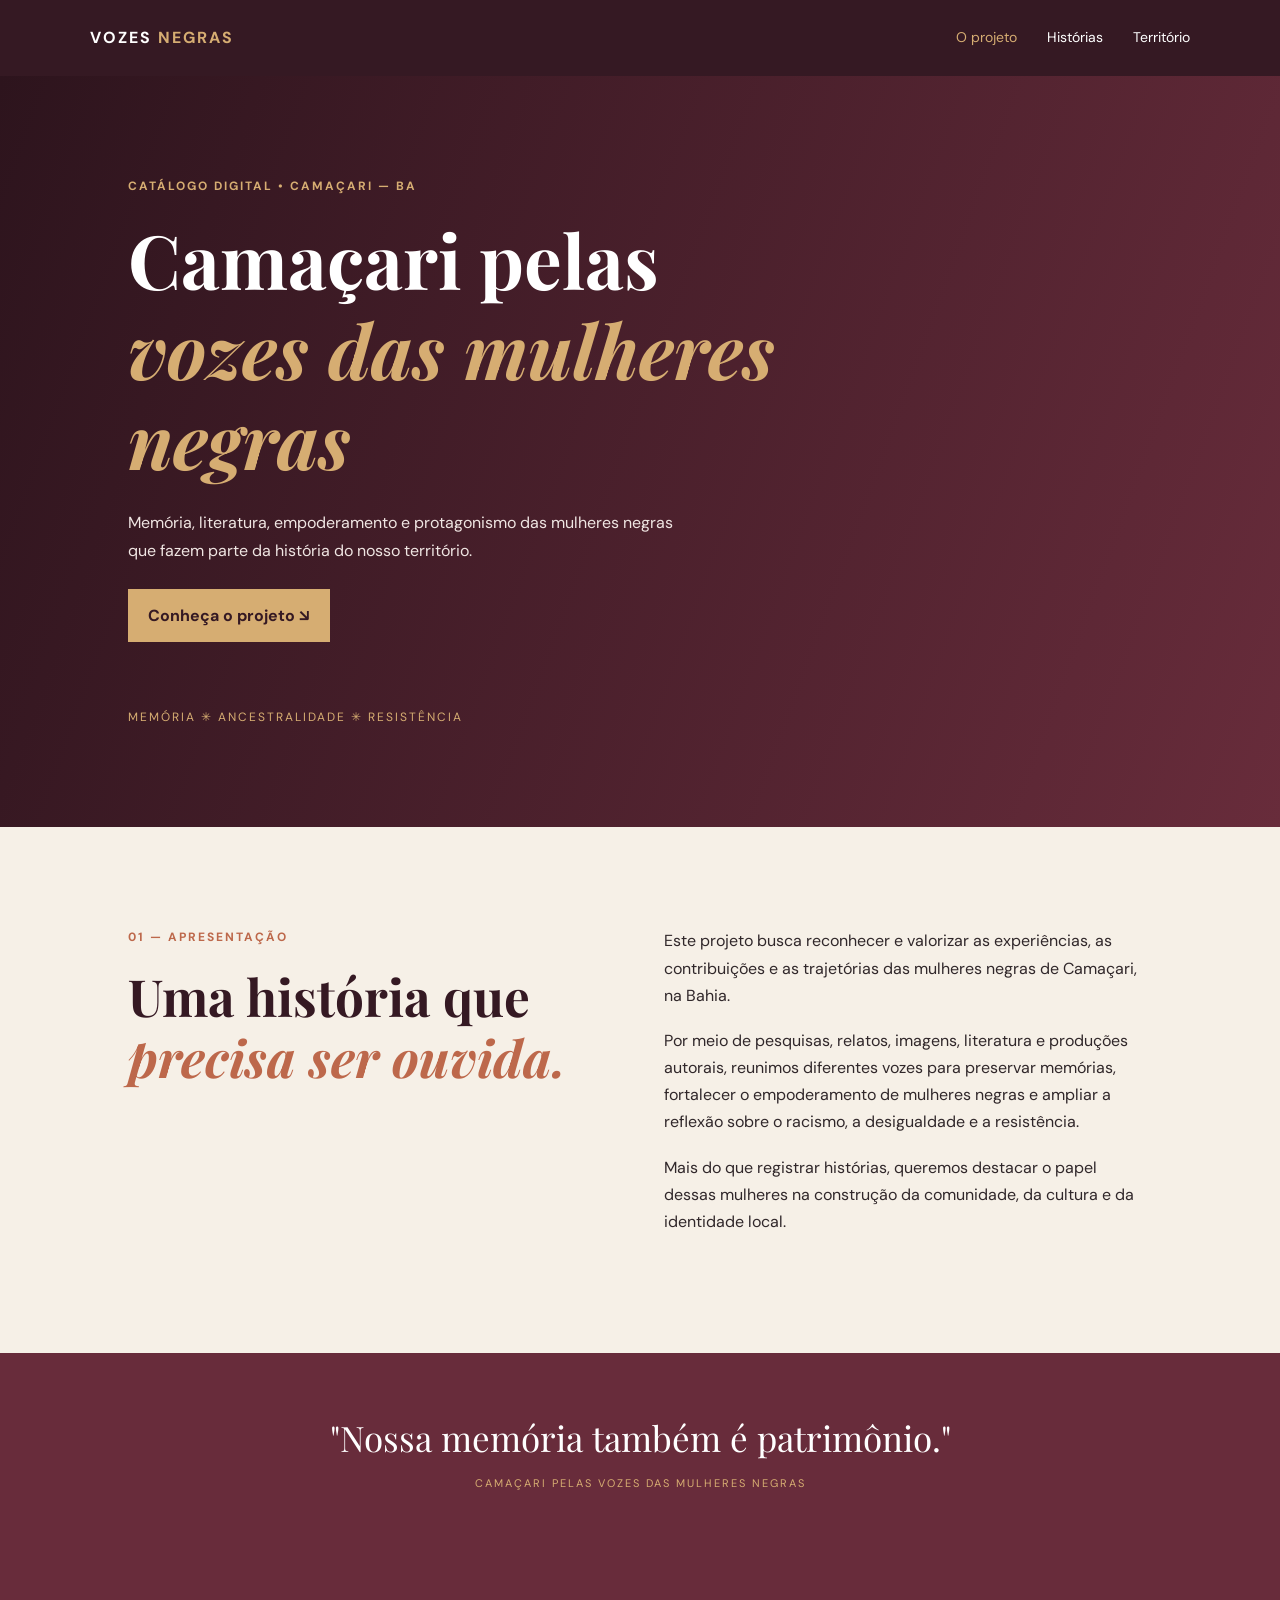
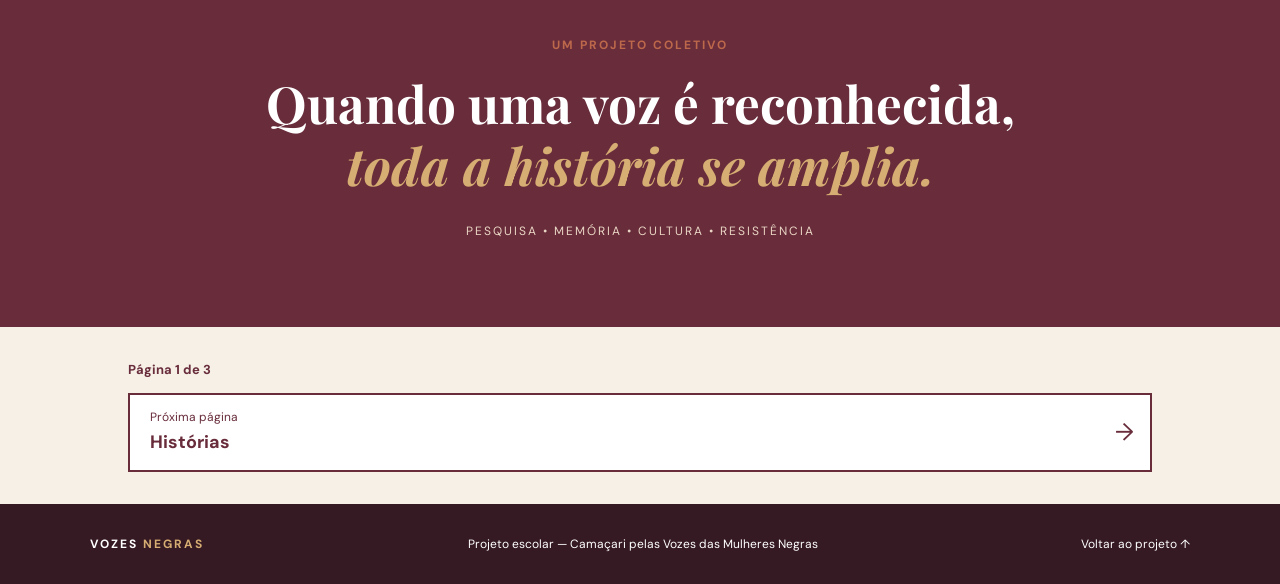
<file: index.html>
<!DOCTYPE html>
<html lang="pt-BR">
<head>
    <meta charset="UTF-8">
    <meta name="viewport" content="width=device-width, initial-scale=1.0">

    <title>Camaçari pelas Vozes das Mulheres Negras</title>

    <link rel="stylesheet" href="style.css">

    <link href="https://fonts.googleapis.com/css2?family=DM+Sans:wght@400;600;700&family=Playfair+Display:wght@600;700&display=swap" rel="stylesheet">

    <script src="script.js" defer></script>
</head>

<body>

<header class="topo">
    <a class="marca" href="index.html#inicio">
        VOZES <span>NEGRAS</span>
    </a>

    <button class="menu-btn" id="menuBtn" aria-controls="menu" aria-expanded="false" aria-label="Abrir menu">☰</button>

    <nav id="menu">
        <a href="index.html" aria-current="page">O projeto</a>
        <a href="historias.html">Histórias</a>
        <a href="territorio.html">Território</a>
    </nav>
</header>

<main>

    <!-- APRESENTAÇÃO -->

    <section class="hero" id="inicio">

        <div class="hero-conteudo">

            <p class="etiqueta">
                CATÁLOGO DIGITAL • CAMAÇARI — BA
            </p>

            <h1>
                Camaçari pelas<br>
                <em>vozes das mulheres negras</em>
            </h1>

            <p class="hero-texto">
                Memória, literatura, empoderamento e protagonismo
                das mulheres negras que fazem parte da história
                do nosso território.
            </p>

            <a class="botao" href="#sobre">
                Conheça o projeto ↘
            </a>

        </div>

        <div class="hero-selo">
            MEMÓRIA ✳ ANCESTRALIDADE ✳ RESISTÊNCIA
        </div>

    </section>


    <!-- SOBRE O PROJETO -->

    <section class="secao sobre" id="sobre">

        <div>
            <p class="etiqueta">01 — APRESENTAÇÃO</p>

            <h2>
                Uma história que<br>
                <em>precisa ser ouvida.</em>
            </h2>
        </div>

        <div class="texto-sobre">

            <p>
                Este projeto busca reconhecer e valorizar
                as experiências, as contribuições e as
                trajetórias das mulheres negras de Camaçari,
                na Bahia.
            </p>

            <p>
                Por meio de pesquisas, relatos, imagens,
                literatura e produções autorais, reunimos
                diferentes vozes para preservar memórias,
                fortalecer o empoderamento de mulheres negras
                e ampliar a reflexão sobre o racismo, a
                desigualdade e a resistência.
            </p>

            <p>
                Mais do que registrar histórias, queremos
                destacar o papel dessas mulheres na
                construção da comunidade, da cultura
                e da identidade local.
            </p>

        </div>

    </section>


    <!-- FRASE DE DESTAQUE -->

    <section class="faixa">

        <p>
            "Nossa memória também é patrimônio."
        </p>

        <span>
            CAMAÇARI PELAS VOZES DAS MULHERES NEGRAS
        </span>

    </section>


    <!-- ENCERRAMENTO -->

    <section class="chamada">

        <p class="etiqueta">UM PROJETO COLETIVO</p>

        <h2>
            Quando uma voz é reconhecida,<br>
            <em>toda a história se amplia.</em>
        </h2>

        <p>
            PESQUISA • MEMÓRIA • CULTURA • RESISTÊNCIA
        </p>

    </section>

    <nav class="navegacao-paginas" aria-label="Navegação entre páginas">
        <p class="progresso-paginas">Página 1 de 3</p>
        <a class="botao-pagina proxima" href="historias.html" aria-label="Próxima página: Histórias">
            <span>Próxima página</span>
            <strong>Histórias</strong>
            <span class="seta-pagina" aria-hidden="true">→</span>
        </a>
    </nav>

</main>


<footer>

    <a class="marca" href="index.html#inicio">
        VOZES <span>NEGRAS</span>
    </a>

    <p>
        Projeto escolar — Camaçari pelas Vozes das Mulheres Negras
    </p>

    <a href="index.html#inicio" class="voltar">
        Voltar ao projeto ↑
    </a>

</footer>

</body>
</html>
</file>
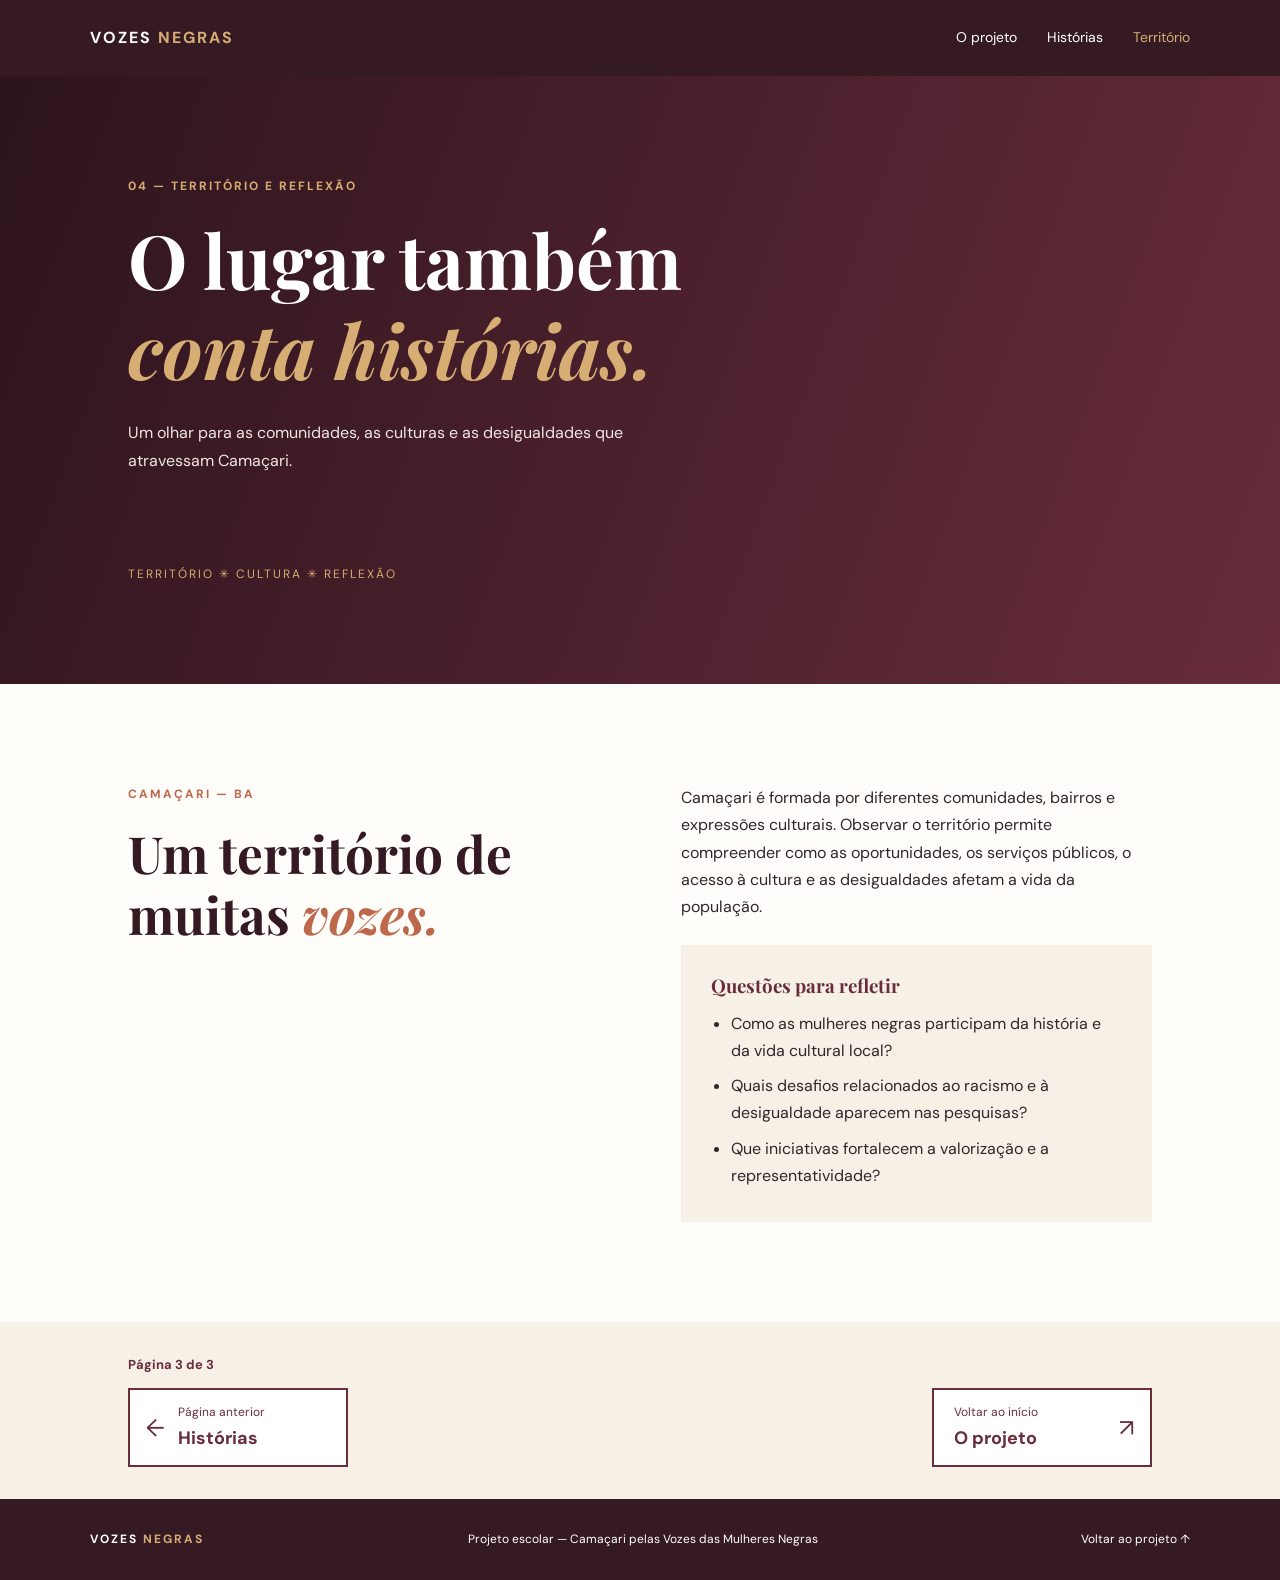
<file: territorio.html>
<!DOCTYPE html>
<html lang="pt-BR">
<head>
    <meta charset="UTF-8">
    <meta name="viewport" content="width=device-width, initial-scale=1.0">
    <title>Território | Camaçari pelas Vozes das Mulheres Negras</title>
    <link rel="stylesheet" href="style.css">
    <link href="https://fonts.googleapis.com/css2?family=DM+Sans:wght@400;600;700&family=Playfair+Display:wght@600;700&display=swap" rel="stylesheet">
    <script src="script.js" defer></script>
</head>
<body>
<header class="topo">
    <a class="marca" href="index.html#inicio">VOZES <span>NEGRAS</span></a>
    <button class="menu-btn" id="menuBtn" aria-controls="menu" aria-expanded="false" aria-label="Abrir menu">☰</button>
    <nav id="menu">
        <a href="index.html">O projeto</a>
        <a href="historias.html">Histórias</a>
        <a href="territorio.html" aria-current="page">Território</a>
    </nav>
</header>

<main>
    <section class="hero pagina-hero" id="inicio">
        <div class="hero-conteudo">
            <p class="etiqueta">04 — TERRITÓRIO E REFLEXÃO</p>
            <h1>O lugar também<br><em>conta histórias.</em></h1>
            <p class="hero-texto">Um olhar para as comunidades, as culturas e as desigualdades que atravessam Camaçari.</p>
        </div>
        <div class="hero-selo">TERRITÓRIO ✳ CULTURA ✳ REFLEXÃO</div>
    </section>

    <section class="secao territorio">
        <div>
            <p class="etiqueta">CAMAÇARI — BA</p>
            <h2>Um território de muitas <em>vozes.</em></h2>
        </div>
        <div>
            <p>Camaçari é formada por diferentes comunidades, bairros e expressões culturais. Observar o território permite compreender como as oportunidades, os serviços públicos, o acesso à cultura e as desigualdades afetam a vida da população.</p>
            <div class="perguntas">
                <h3>Questões para refletir</h3>
                <ul>
                    <li>Como as mulheres negras participam da história e da vida cultural local?</li>
                    <li>Quais desafios relacionados ao racismo e à desigualdade aparecem nas pesquisas?</li>
                    <li>Que iniciativas fortalecem a valorização e a representatividade?</li>
                </ul>
            </div>
        </div>
    </section>

    <nav class="navegacao-paginas" aria-label="Navegação entre páginas">
        <p class="progresso-paginas">Página 3 de 3</p>
        <div class="links-paginas">
            <a class="botao-pagina anterior" href="historias.html" aria-label="Página anterior: Histórias">
                <span class="seta-pagina" aria-hidden="true">←</span>
                <span>Página anterior</span>
                <strong>Histórias</strong>
            </a>
            <a class="botao-pagina proxima" href="index.html" aria-label="Voltar ao início: O projeto">
                <span>Voltar ao início</span>
                <strong>O projeto</strong>
                <span class="seta-pagina" aria-hidden="true">↗</span>
            </a>
        </div>
    </nav>
</main>

<footer>
    <a class="marca" href="index.html#inicio">VOZES <span>NEGRAS</span></a>
    <p>Projeto escolar — Camaçari pelas Vozes das Mulheres Negras</p>
    <a href="index.html#inicio" class="voltar">Voltar ao projeto ↑</a>
</footer>
</body>
</html>
</file>
<file: style.css>
/* CONFIGURAÇÕES GERAIS */

* {
    margin: 0;
    padding: 0;
    box-sizing: border-box;
}

html {
    scroll-behavior: smooth;
}

:root {
    --vinho: #682c3b;
    --escuro: #351923;
    --terracota: #bd684b;
    --creme: #f6f0e7;
    --dourado: #d6ad72;
    --texto: #30272a;
}

body {
    background: #fffdf9;
    color: var(--texto);
    font-family: "DM Sans", sans-serif;
    line-height: 1.7;
}


/* MENU */

.topo {
    height: 76px;
    padding: 0 7%;
    display: flex;
    align-items: center;
    justify-content: space-between;
    background: var(--escuro);
    position: sticky;
    top: 0;
    z-index: 10;
}

.marca {
    color: white;
    text-decoration: none;
    font-weight: bold;
    letter-spacing: 2px;
}

.marca span {
    color: var(--dourado);
}

#menu {
    display: flex;
    gap: 30px;
}

#menu a {
    color: white;
    text-decoration: none;
    font-size: 14px;
}

#menu a:hover {
    color: var(--dourado);
}

#menu a[aria-current="page"] {
    color: var(--dourado);
}

.menu-btn {
    display: none;
}


/* CAPA */

.hero {
    min-height: 590px;
    padding: 100px 10%;
    display: flex;
    flex-direction: column;
    justify-content: center;
    background: linear-gradient(
        110deg,
        #2d141d,
        #682c3b
    );
    color: white;
}

.hero-conteudo {
    max-width: 760px;
}

.etiqueta {
    color: var(--terracota);
    font-size: 12px;
    font-weight: bold;
    letter-spacing: 2px;
    margin-bottom: 18px;
}

.hero .etiqueta {
    color: var(--dourado);
}

h1, h2 {
    font-family: "Playfair Display", serif;
    line-height: 1.2;
}

h1 {
    font-size: clamp(40px, 6vw, 75px);
}

h1 em, h2 em {
    color: var(--terracota);
}

.hero h1 em {
    color: var(--dourado);
}

.hero-texto {
    max-width: 570px;
    margin: 25px 0;
    color: #f0e6e3;
}

.botao {
    display: inline-block;
    padding: 13px 20px;
    background: var(--dourado);
    color: var(--escuro);
    text-decoration: none;
    font-weight: bold;
}

.botao:hover {
    background: white;
}

.hero-selo {
    margin-top: 65px;
    color: var(--dourado);
    font-size: 12px;
    letter-spacing: 2px;
}


/* SEÇÕES */

.secao {
    padding: 100px 10%;
}

h2 {
    font-size: clamp(35px, 4vw, 55px);
    color: var(--escuro);
}


/* SOBRE */

.sobre {
    display: grid;
    grid-template-columns: 1fr 1.1fr;
    gap: 9%;
    background: var(--creme);
}

.texto-sobre p {
    margin-bottom: 18px;
}


/* FRASE */

.faixa {
    background: var(--vinho);
    color: white;
    text-align: center;
    padding: 55px 20px;
}

.faixa p {
    font-family: "Playfair Display", serif;
    font-size: 35px;
}

.faixa span {
    color: var(--dourado);
    font-size: 11px;
    letter-spacing: 2px;
}


/* CARDS */

.cards {
    display: grid;
    grid-template-columns: repeat(3, 1fr);
    gap: 20px;
    margin-top: 40px;
}

/* BIOGRAFIAS E OBRAS */

.biografias > h2,
.mulheres-camacari > h2 {
    margin-bottom: 18px;
}

.introducao-biografias {
    max-width: 700px;
    color: #6f6264;
}

.carrossel-obras {
    display: flex;
    align-items: center;
    gap: 14px;
    margin: 35px 0 70px;
}

.obras-faixa {
    display: flex;
    min-width: 0;
    flex: 1;
    gap: 0;
    overflow-x: auto;
    padding: 8px 0 18px;
    scroll-behavior: smooth;
    scroll-snap-type: x mandatory;
    scrollbar-width: none;
}

.obras-faixa::-webkit-scrollbar {
    display: none;
}

.obra-imagem {
    display: flex;
    flex: 0 0 100%;
    height: 280px;
    align-items: center;
    justify-content: center;
    overflow: hidden;
    background: transparent;
    scroll-snap-align: center;
}

.obra-imagem img {
    width: auto;
    max-width: 90%;
    height: 100%;
    object-fit: contain;
    box-shadow: 0 8px 22px #35192320;
}

.obra-imagem:focus-visible,
.controle-obras:focus-visible {
    outline: 3px solid var(--terracota);
    outline-offset: 3px;
}

.controle-obras {
    display: grid;
    width: 44px;
    height: 44px;
    flex: 0 0 44px;
    place-items: center;
    border: 0;
    border-radius: 50%;
    background: var(--vinho);
    color: white;
    cursor: pointer;
    font-size: 24px;
}

.controle-obras:disabled {
    cursor: default;
    opacity: 0.4;
}

.contador-obras {
    margin-top: -58px;
    margin-bottom: 65px;
    color: var(--vinho);
    font-size: 13px;
    font-weight: bold;
    text-align: center;
}

.lista-biografias {
    display: grid;
    gap: 32px;
    margin-top: 40px;
}

.biografia {
    display: grid;
    grid-template-columns: minmax(190px, 0.7fr) 1.6fr;
    align-items: center;
    gap: 36px;
    padding: 28px;
    border: 1px solid #e9ded6;
    background: white;
}

.foto-biografia img {
    display: block;
    width: 100%;
    height: 260px;
    object-fit: cover;
    object-position: center 25%;
    background: var(--creme);
}

.foto-biografia figcaption {
    margin-top: 8px;
    color: #6f6264;
    font-size: 11px;
    line-height: 1.5;
}

.foto-biografia figcaption a {
    display: inline-block;
    color: var(--vinho);
    font-weight: bold;
}

.texto-biografia .etiqueta {
    margin-bottom: 8px;
}

.texto-biografia h3 {
    margin-bottom: 12px;
    color: var(--vinho);
    font-family: "Playfair Display", serif;
    font-size: 30px;
    line-height: 1.25;
}

.texto-biografia p:last-child {
    color: #51474a;
}

.mulheres-camacari {
    background: var(--creme);
}

.mulheres-camacari > p:not(.etiqueta) {
    max-width: 820px;
    margin-top: 18px;
}

.card {
    padding: 32px 28px;
    border: 1px solid #e9ded6;
    background: white;
    transition: 0.3s;
}

.card:hover {
    transform: translateY(-5px);
    box-shadow: 0 10px 30px #35192320;
}

.icone {
    color: var(--terracota);
    font-size: 35px;
    margin: 15px 0;
}

.card h3 {
    color: var(--vinho);
    font-family: "Playfair Display", serif;
    font-size: 25px;
}

.card p {
    color: #6f6264;
    font-size: 14px;
}


/* GALERIA */

.galeria {
    background: var(--creme);
}

.galeria-grid {
    display: grid;
    grid-template-columns: 1.2fr 1fr;
    gap: 18px;
    margin-top: 40px;
}

.galeria-item {
    min-height: 220px;
    padding: 30px;
    background: white;
    display: flex;
    flex-direction: column;
    justify-content: end;
    border-bottom: 4px solid var(--terracota);
}

.galeria-item h3 {
    font-family: "Playfair Display", serif;
    font-size: 27px;
    color: var(--escuro);
}

.galeria-item span {
    color: var(--terracota);
    font-size: 11px;
    font-weight: bold;
    letter-spacing: 2px;
}

.galeria-item p {
    font-size: 14px;
}

.destaque {
    grid-row: span 2;
    min-height: 460px;
    background: linear-gradient(
        145deg,
        #4b2532,
        #8d4b50
    );
    color: white;
}

.destaque h3,
.destaque p {
    color: white;
}

.destaque span {
    color: var(--dourado);
}

.mapa {
    background: #e8d9c8;
}

.qr {
    background: #f0e4dc;
}


/* TERRITÓRIO */

.territorio {
    display: grid;
    grid-template-columns: 1fr 1fr;
    gap: 8%;
}

.perguntas {
    background: var(--creme);
    padding: 25px 30px;
    margin-top: 25px;
}

.perguntas h3 {
    color: var(--vinho);
    font-family: "Playfair Display", serif;
}

.perguntas ul {
    padding-left: 20px;
}

.perguntas li {
    margin: 8px 0;
}


/* CONCLUSÃO */

.conclusao {
    background: var(--escuro);
    color: white;
}

.conclusao h2 {
    color: white;
}

.conclusao-texto {
    max-width: 720px;
    margin-top: 25px;
    color: #e9dadd;
}


/* ENCERRAMENTO */

.chamada {
    padding: 85px 8%;
    text-align: center;
    color: white;
    background: var(--vinho);
}

.chamada h2 {
    color: white;
}

.chamada h2 em {
    color: var(--dourado);
}

.chamada p:last-child {
    margin-top: 25px;
    color: #ead6c4;
    letter-spacing: 2px;
    font-size: 12px;
}


/* RODAPÉ */

footer {
    padding: 30px 7%;
    display: flex;
    align-items: center;
    justify-content: space-between;
    background: var(--escuro);
    color: white;
    font-size: 12px;
}

.voltar {
    color: white;
    text-decoration: none;
}

/* NAVEGAÇÃO ENTRE PÁGINAS */

.navegacao-paginas {
    display: block;
    padding: 32px 10%;
    background: var(--creme);
}

.progresso-paginas {
    margin-bottom: 12px;
    color: var(--vinho);
    font-size: 13px;
    font-weight: bold;
}

.links-paginas {
    display: flex;
    justify-content: space-between;
    gap: 16px;
}

.botao-pagina {
    position: relative;
    display: flex;
    min-width: 220px;
    min-height: 76px;
    flex-direction: column;
    justify-content: center;
    padding: 12px 48px 12px 20px;
    border: 2px solid var(--vinho);
    background: white;
    color: var(--vinho);
    text-decoration: none;
    transition: background 0.2s, color 0.2s;
}

.botao-pagina.anterior {
    padding-right: 20px;
    padding-left: 48px;
}

.botao-pagina.proxima {
    margin-left: auto;
}

.botao-pagina span:not(.seta-pagina) {
    font-size: 12px;
}

.botao-pagina strong {
    font-size: 18px;
}

.seta-pagina {
    position: absolute;
    top: 50%;
    right: 16px;
    font-size: 24px;
    transform: translateY(-50%);
}

.botao-pagina.anterior .seta-pagina {
    right: auto;
    left: 16px;
}

.botao-pagina:hover,
.botao-pagina:focus-visible {
    background: var(--vinho);
    color: white;
}

.botao-pagina:focus-visible {
    outline: 3px solid var(--dourado);
    outline-offset: 3px;
}


/* RESPONSIVIDADE PARA CELULAR */

@media (max-width: 760px) {

    .menu-btn {
        display: block;
        background: none;
        border: none;
        color: white;
        font-size: 25px;
    }

    #menu {
        display: none;
        position: absolute;
        top: 68px;
        left: 0;
        right: 0;
        padding: 20px;
        background: var(--escuro);
        flex-direction: column;
    }

    #menu.aberto {
        display: flex;
    }

    .hero {
        padding: 75px 7%;
    }

    .secao {
        padding: 70px 7%;
    }

    .sobre,
    .territorio {
        grid-template-columns: 1fr;
        gap: 30px;
    }

    .cards {
        grid-template-columns: 1fr;
    }

    .carrossel-obras {
        gap: 8px;
        margin-bottom: 48px;
    }

    .obra-imagem {
        height: 250px;
    }

    .contador-obras {
        margin-top: -46px;
        margin-bottom: 45px;
    }

    .controle-obras {
        width: 38px;
        height: 38px;
        flex-basis: 38px;
        font-size: 20px;
    }

    .biografia {
        grid-template-columns: 1fr;
        gap: 20px;
        padding: 20px;
    }

    .foto-biografia img {
        height: 300px;
    }

    .texto-biografia h3 {
        font-size: 27px;
    }

    .galeria-grid {
        grid-template-columns: 1fr;
    }

    .destaque {
        grid-row: auto;
        min-height: 280px;
    }

    .navegacao-paginas {
        padding: 28px 7%;
    }

    .links-paginas {
        flex-direction: column;
    }

    .botao-pagina,
    .botao-pagina.proxima {
        width: 100%;
        min-height: 72px;
        margin-left: 0;
    }

    footer {
        flex-direction: column;
        text-align: center;
    }

}
</file>
